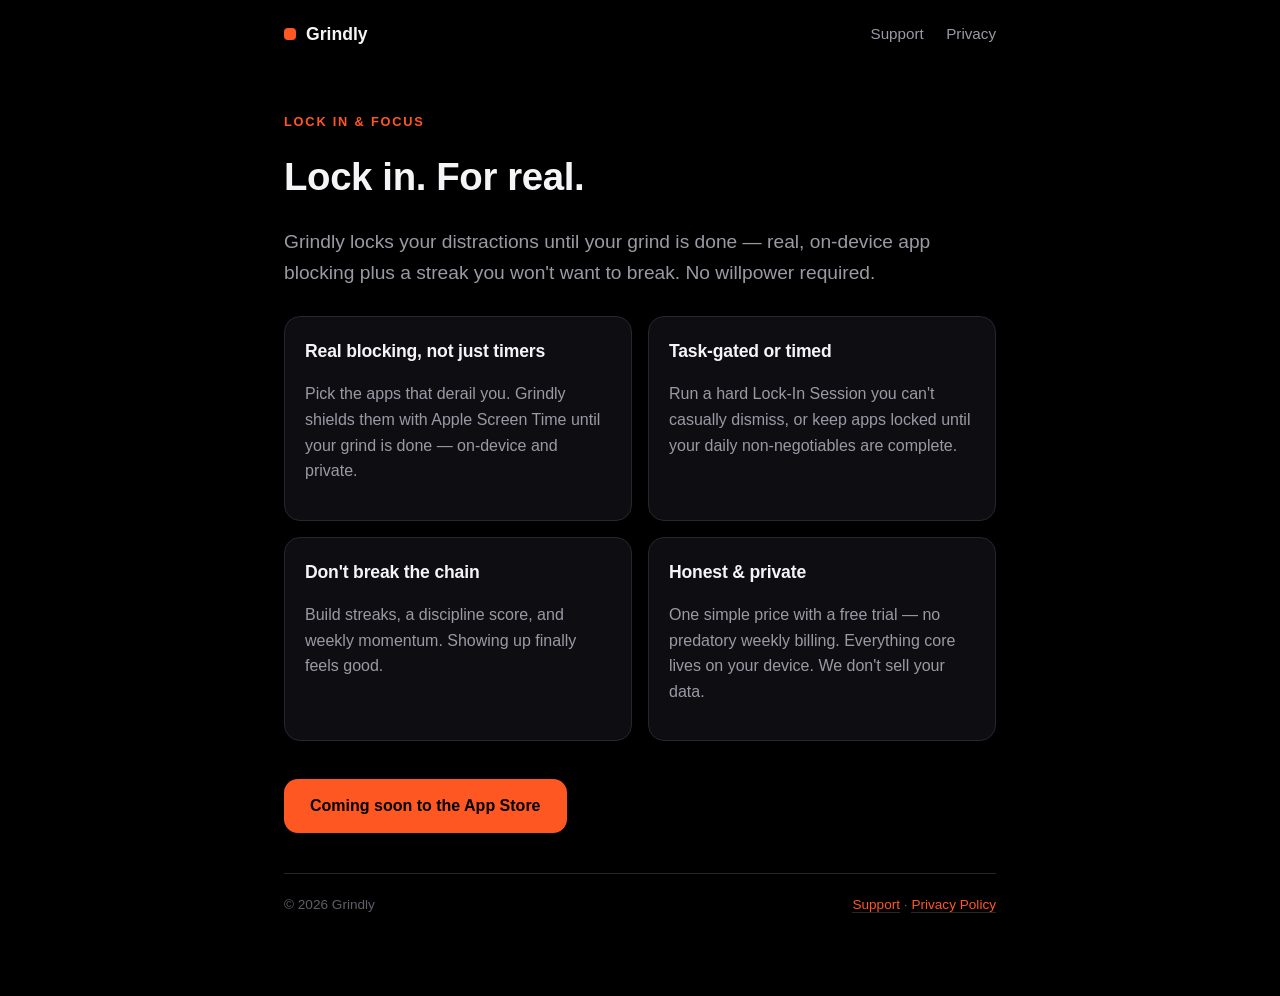
<file: index.html>
<!DOCTYPE html>
<html lang="en">
<head>
<meta charset="utf-8">
<meta name="viewport" content="width=device-width, initial-scale=1">
<title>Grindly — Lock In &amp; Focus</title>
<meta name="description" content="Grindly locks your distractions until your grind is done — real on-device app blocking plus a streak you won't want to break.">
<link rel="stylesheet" href="style.css">
</head>
<body>
<nav>
  <a class="brand" href="./"><span class="dot"></span> Grindly</a>
  <div class="links">
    <a href="support.html">Support</a>
    <a href="privacy.html">Privacy</a>
  </div>
</nav>
<div class="wrap">
  <span class="tag">Lock In &amp; Focus</span>
  <h1>Lock in. For real.</h1>
  <p class="lead">Grindly locks your distractions until your grind is done — real, on-device app
  blocking plus a streak you won't want to break. No willpower required.</p>

  <div class="features">
    <div class="feature">
      <h3>Real blocking, not just timers</h3>
      <p class="muted">Pick the apps that derail you. Grindly shields them with Apple Screen Time
      until your grind is done — on-device and private.</p>
    </div>
    <div class="feature">
      <h3>Task-gated or timed</h3>
      <p class="muted">Run a hard Lock-In Session you can't casually dismiss, or keep apps locked
      until your daily non-negotiables are complete.</p>
    </div>
    <div class="feature">
      <h3>Don't break the chain</h3>
      <p class="muted">Build streaks, a discipline score, and weekly momentum. Showing up finally
      feels good.</p>
    </div>
    <div class="feature">
      <h3>Honest &amp; private</h3>
      <p class="muted">One simple price with a free trial — no predatory weekly billing. Everything
      core lives on your device. We don't sell your data.</p>
    </div>
  </div>

  <a class="cta" href="#">Coming soon to the App Store</a>

  <footer>
    <span>© 2026 Grindly</span>
    <span><a href="support.html">Support</a> · <a href="privacy.html">Privacy Policy</a></span>
  </footer>
</div>
</body>
</html>
</file>
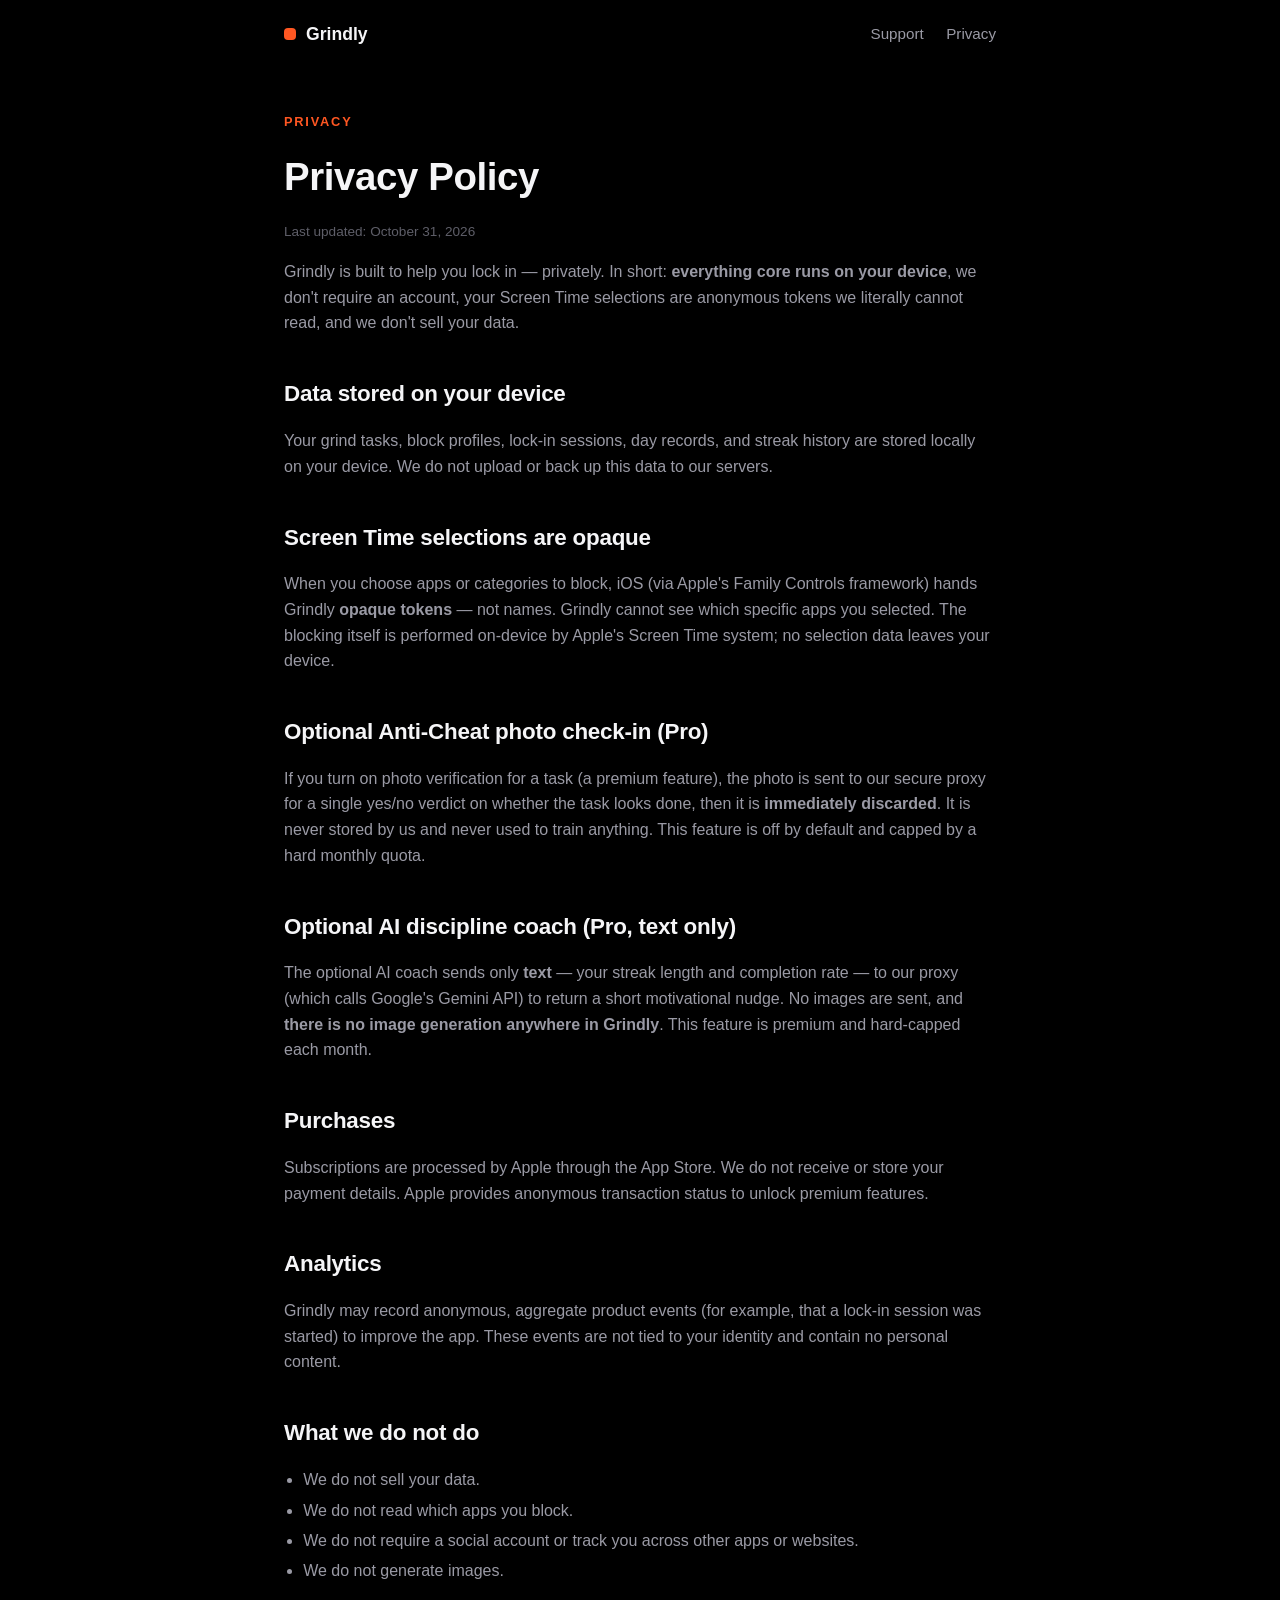
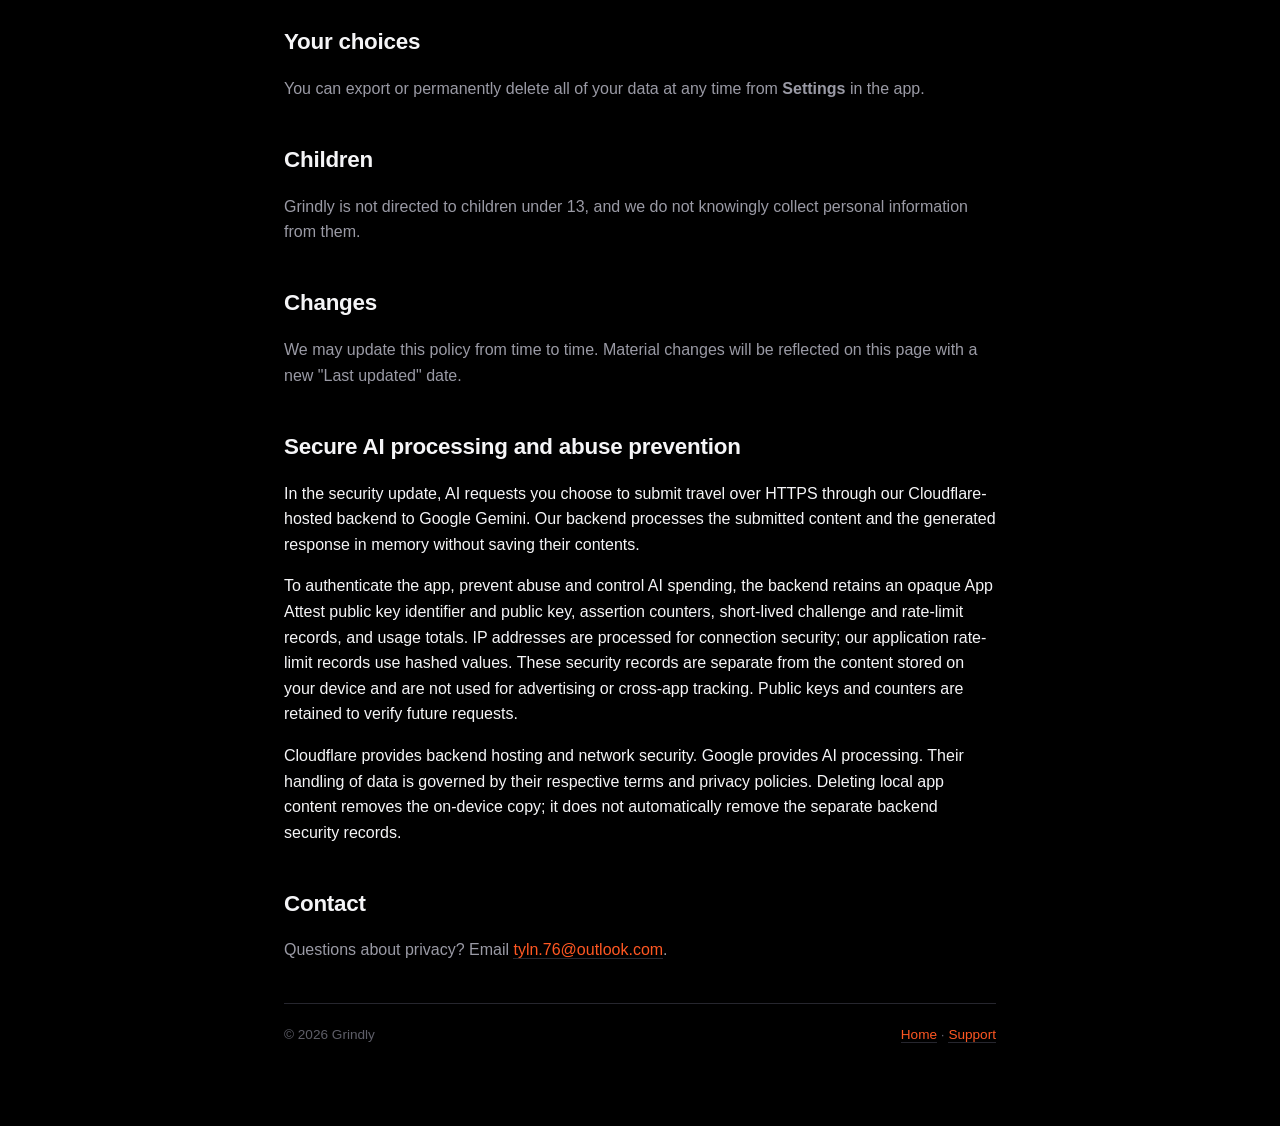
<file: privacy.html>
<!DOCTYPE html>
<html lang="en">
<head>
<meta charset="utf-8">
<meta name="viewport" content="width=device-width, initial-scale=1">
<title>Grindly — Privacy Policy</title>
<meta name="description" content="Grindly's privacy policy. Everything core runs on your device; your Screen Time selections are opaque tokens we can't read.">
<link rel="stylesheet" href="style.css">
</head>
<body>
<nav>
  <a class="brand" href="./"><span class="dot"></span> Grindly</a>
  <div class="links">
    <a href="support.html">Support</a>
    <a href="privacy.html">Privacy</a>
  </div>
</nav>
<div class="wrap">
  <span class="tag">Privacy</span>
  <h1>Privacy Policy</h1>
  <p class="small">Last updated: October 31, 2026</p>

  <p class="muted">Grindly is built to help you lock in — privately. In short:
  <strong>everything core runs on your device</strong>, we don't require an account, your
  Screen Time selections are anonymous tokens we literally cannot read, and we don't sell your data.</p>

  <h2>Data stored on your device</h2>
  <p class="muted">Your grind tasks, block profiles, lock-in sessions, day records, and streak
  history are stored locally on your device. We do not upload or back up this data to our servers.</p>

  <h2>Screen Time selections are opaque</h2>
  <p class="muted">When you choose apps or categories to block, iOS (via Apple's Family Controls
  framework) hands Grindly <strong>opaque tokens</strong> — not names. Grindly cannot see which
  specific apps you selected. The blocking itself is performed on-device by Apple's Screen Time
  system; no selection data leaves your device.</p>

  <h2>Optional Anti-Cheat photo check-in (Pro)</h2>
  <p class="muted">If you turn on photo verification for a task (a premium feature), the photo is
  sent to our secure proxy for a single yes/no verdict on whether the task looks done, then it is
  <strong>immediately discarded</strong>. It is never stored by us and never used to train anything.
  This feature is off by default and capped by a hard monthly quota.</p>

  <h2>Optional AI discipline coach (Pro, text only)</h2>
  <p class="muted">The optional AI coach sends only <strong>text</strong> — your streak length and
  completion rate — to our proxy (which calls Google's Gemini API) to return a short motivational
  nudge. No images are sent, and <strong>there is no image generation anywhere in Grindly</strong>.
  This feature is premium and hard-capped each month.</p>

  <h2>Purchases</h2>
  <p class="muted">Subscriptions are processed by Apple through the App Store. We do not receive or
  store your payment details. Apple provides anonymous transaction status to unlock premium features.</p>

  <h2>Analytics</h2>
  <p class="muted">Grindly may record anonymous, aggregate product events (for example, that a
  lock-in session was started) to improve the app. These events are not tied to your identity and
  contain no personal content.</p>

  <h2>What we do not do</h2>
  <ul class="muted">
    <li>We do not sell your data.</li>
    <li>We do not read which apps you block.</li>
    <li>We do not require a social account or track you across other apps or websites.</li>
    <li>We do not generate images.</li>
  </ul>

  <h2>Your choices</h2>
  <p class="muted">You can export or permanently delete all of your data at any time from
  <strong>Settings</strong> in the app.</p>

  <h2>Children</h2>
  <p class="muted">Grindly is not directed to children under 13, and we do not knowingly collect
  personal information from them.</p>

  <h2>Changes</h2>
  <p class="muted">We may update this policy from time to time. Material changes will be reflected
  on this page with a new "Last updated" date.</p>

  <section id="secure-ai-processing-20261031"><h2>Secure AI processing and abuse prevention</h2>
<p>In the security update, AI requests you choose to submit travel over HTTPS through our Cloudflare-hosted backend to Google Gemini. Our backend processes the submitted content and the generated response in memory without saving their contents.</p>
<p>To authenticate the app, prevent abuse and control AI spending, the backend retains an opaque App Attest public key identifier and public key, assertion counters, short-lived challenge and rate-limit records, and usage totals. IP addresses are processed for connection security; our application rate-limit records use hashed values. These security records are separate from the content stored on your device and are not used for advertising or cross-app tracking. Public keys and counters are retained to verify future requests.</p>
<p>Cloudflare provides backend hosting and network security. Google provides AI processing. Their handling of data is governed by their respective terms and privacy policies. Deleting local app content removes the on-device copy; it does not automatically remove the separate backend security records.</p></section>
<h2>Contact</h2>
  <p class="muted">Questions about privacy? Email
  <a href="mailto:tyln.76@outlook.com">tyln.76@outlook.com</a>.</p>

  <footer>
    <span>© 2026 Grindly</span>
    <span><a href="./">Home</a> · <a href="support.html">Support</a></span>
  </footer>
</div>
</body>
</html>
</file>
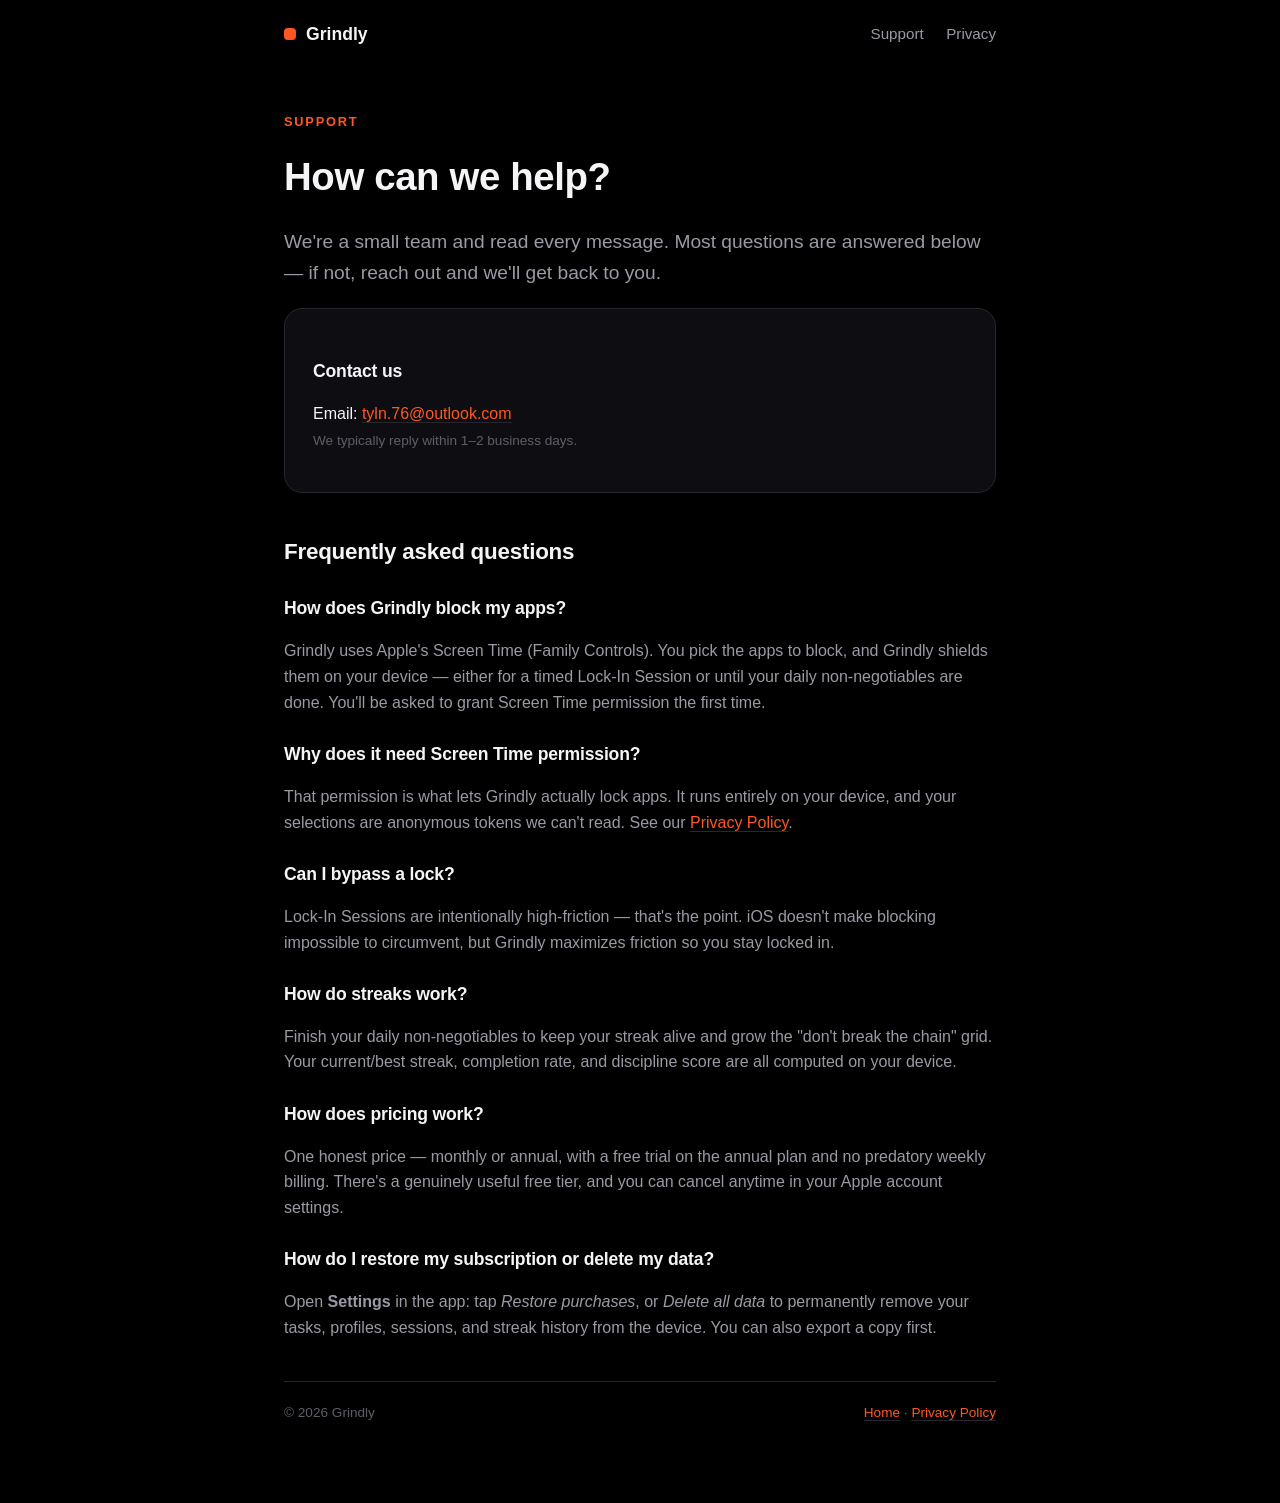
<file: support.html>
<!DOCTYPE html>
<html lang="en">
<head>
<meta charset="utf-8">
<meta name="viewport" content="width=device-width, initial-scale=1">
<title>Grindly — Support</title>
<meta name="description" content="Support and help for Grindly — lock your distractions until your grind is done.">
<link rel="stylesheet" href="style.css">
</head>
<body>
<nav>
  <a class="brand" href="./"><span class="dot"></span> Grindly</a>
  <div class="links">
    <a href="support.html">Support</a>
    <a href="privacy.html">Privacy</a>
  </div>
</nav>
<div class="wrap">
  <span class="tag">Support</span>
  <h1>How can we help?</h1>
  <p class="lead">We're a small team and read every message. Most questions are answered below —
  if not, reach out and we'll get back to you.</p>

  <div class="card">
    <h3>Contact us</h3>
    <p>Email: <a href="mailto:tyln.76@outlook.com">tyln.76@outlook.com</a><br>
    <span class="small">We typically reply within 1–2 business days.</span></p>
  </div>

  <h2>Frequently asked questions</h2>

  <h3>How does Grindly block my apps?</h3>
  <p class="muted">Grindly uses Apple's Screen Time (Family Controls). You pick the apps to block,
  and Grindly shields them on your device — either for a timed Lock-In Session or until your daily
  non-negotiables are done. You'll be asked to grant Screen Time permission the first time.</p>

  <h3>Why does it need Screen Time permission?</h3>
  <p class="muted">That permission is what lets Grindly actually lock apps. It runs entirely on
  your device, and your selections are anonymous tokens we can't read. See our
  <a href="privacy.html">Privacy Policy</a>.</p>

  <h3>Can I bypass a lock?</h3>
  <p class="muted">Lock-In Sessions are intentionally high-friction — that's the point. iOS doesn't
  make blocking impossible to circumvent, but Grindly maximizes friction so you stay locked in.</p>

  <h3>How do streaks work?</h3>
  <p class="muted">Finish your daily non-negotiables to keep your streak alive and grow the
  "don't break the chain" grid. Your current/best streak, completion rate, and discipline score
  are all computed on your device.</p>

  <h3>How does pricing work?</h3>
  <p class="muted">One honest price — monthly or annual, with a free trial on the annual plan and
  no predatory weekly billing. There's a genuinely useful free tier, and you can cancel anytime in
  your Apple account settings.</p>

  <h3>How do I restore my subscription or delete my data?</h3>
  <p class="muted">Open <strong>Settings</strong> in the app: tap <em>Restore purchases</em>, or
  <em>Delete all data</em> to permanently remove your tasks, profiles, sessions, and streak
  history from the device. You can also export a copy first.</p>

  <footer>
    <span>© 2026 Grindly</span>
    <span><a href="./">Home</a> · <a href="privacy.html">Privacy Policy</a></span>
  </footer>
</div>
</body>
</html>
</file>
<file: style.css>
:root{
  --bg:#000000; --surface:#0E0E12; --muted:#17171D; --ink:#F5F5F7;
  --ink2:#9A9AA5; --ink3:#5E5E68; --accent:#FF5722; --gold:#FFB020; --border:#26262E;
}
*{box-sizing:border-box}
body{margin:0;background:var(--bg);color:var(--ink);
  font-family:-apple-system,BlinkMacSystemFont,"Segoe UI",Roboto,Helvetica,Arial,sans-serif;
  line-height:1.6;-webkit-font-smoothing:antialiased}
.wrap{max-width:760px;margin:0 auto;padding:40px 24px 80px}
h1,h2,h3{font-weight:800;letter-spacing:-.01em}
h1{font-size:2.4rem;margin:.2em 0 .1em}
h2{font-size:1.4rem;margin:1.8em 0 .4em}
h3{font-size:1.1rem;margin:1.4em 0 .3em}
a{color:var(--accent);text-decoration:none;border-bottom:1px solid var(--border)}
a:hover{border-color:var(--accent)}
.tag{display:inline-block;font-size:.8rem;letter-spacing:.14em;text-transform:uppercase;
  color:var(--accent);font-weight:700;margin-bottom:6px}
.lead{font-size:1.2rem;color:var(--ink2)}
.muted{color:var(--ink2)}
.small{font-size:.85rem;color:var(--ink3)}
.brand{display:flex;align-items:center;gap:10px;font-weight:800;font-size:1.1rem;border:0;color:var(--ink)}
.brand .dot{width:12px;height:12px;border-radius:4px;background:var(--accent);display:inline-block}
nav{display:flex;justify-content:space-between;align-items:center;
  max-width:760px;margin:0 auto;padding:20px 24px}
nav .links a{margin-left:18px;font-size:.95rem;border:0;color:var(--ink2)}
.card{background:var(--surface);border:1px solid var(--border);border-radius:18px;padding:24px 28px;margin:18px 0}
.features{display:grid;grid-template-columns:1fr 1fr;gap:16px;margin:28px 0}
@media(max-width:560px){.features{grid-template-columns:1fr}}
.feature{background:var(--surface);border:1px solid var(--border);border-radius:16px;padding:20px}
.feature h3{margin-top:0}
.cta{display:inline-block;background:var(--accent);color:#000;border:0;border-radius:14px;
  padding:14px 26px;font-weight:700;margin-top:10px}
.cta:hover{opacity:.92}
hr{border:0;border-top:1px solid var(--border);margin:36px 0}
footer{border-top:1px solid var(--border);margin-top:40px;padding-top:20px;
  font-size:.85rem;color:var(--ink3);display:flex;justify-content:space-between;flex-wrap:wrap;gap:8px}
ul{padding-left:1.2em}
li{margin:.3em 0}
</file>
